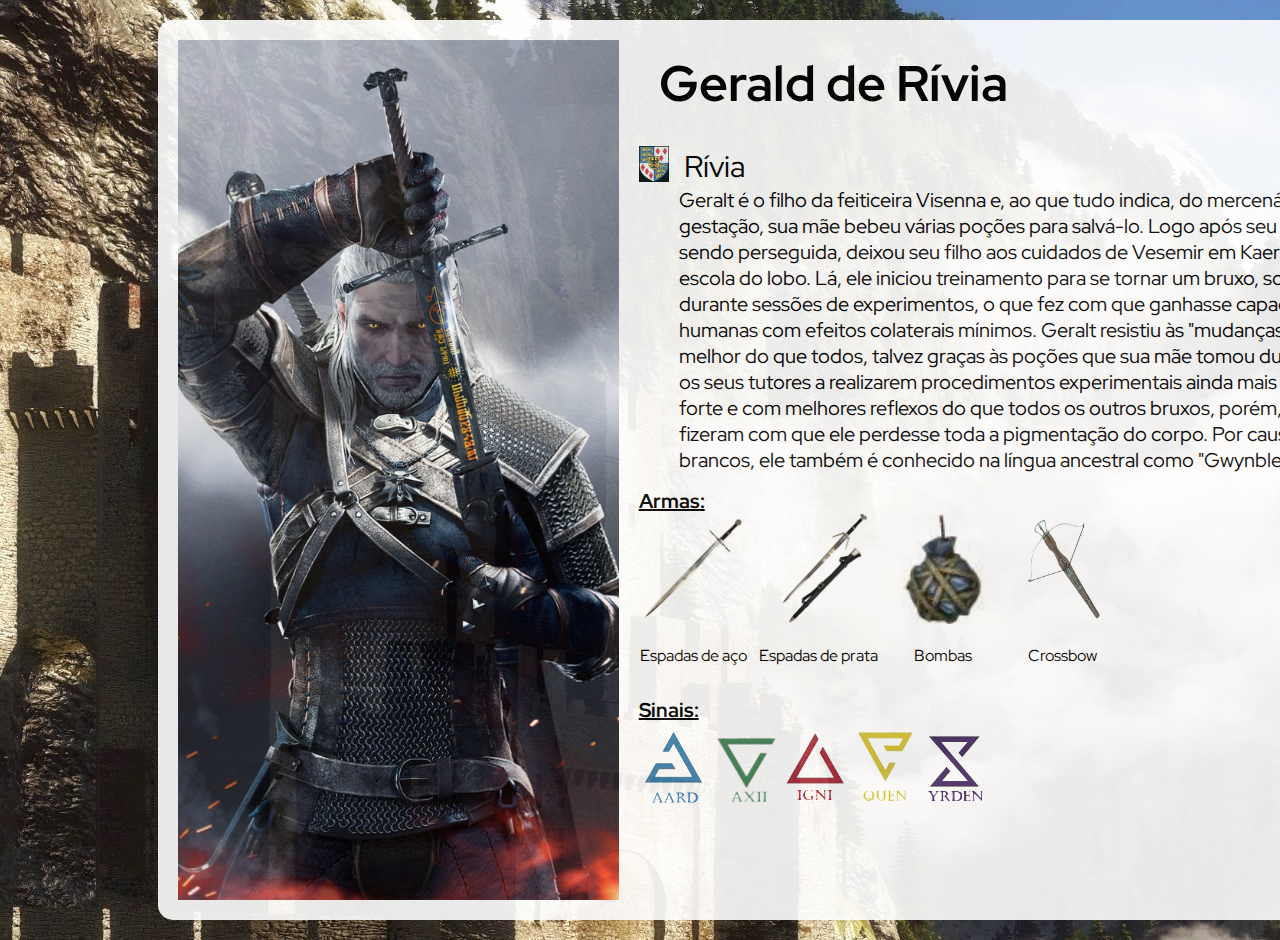
<file: index.html>
<!DOCTYPE html>
<html lang="en">

<head>
    <meta charset="UTF-8">
    <meta http-equiv="X-UA-Compatible" content="IE=edge">
    <meta name="viewport" content="width=device-width, initial-scale=1.0">
    <title>Gerald de Rívia</title>
    <link rel="stylesheet" href="style.css">

</head>

<body>

    <div class="card">
        <div class="img"><img src="images/gerald.png" alt=""></div>

        <div class="desc">
            <div class="title">
                Gerald de Rívia
            </div>
            <div class="nasc_desc">
                <div class="rivia"> <img src="images/rivia.png" alt=""> </div>
                <div class="nasc"> Rívia</div>
            </div>
            <div class="biog">
                Geralt é o filho da feiticeira Visenna e, ao que tudo indica, do mercenário Korin. Devido a problemas na
                gestação,
                sua mãe bebeu várias poções para salvá-lo. Logo após seu nascimento, Visenna, enquanto estava sendo
                perseguida,
                deixou seu filho aos cuidados de Vesemir em Kaer Morhen — reduto dos bruxos da escola do lobo. Lá, ele
                iniciou
                treinamento para se tornar um bruxo, sobrevivendo a inúmeras mutações durante sessões de experimentos, o
                que fez
                com que ganhasse capacidades físicas e mentais sobre-humanas com efeitos colaterais mínimos. Geralt
                resistiu às
                "mudanças" provocadas pelos experimentos melhor do que todos, talvez graças às poções que sua mãe tomou
                durante
                sua gestação, o que encorajou os seus tutores a realizarem procedimentos experimentais ainda mais
                perigosos.
                Isso o tornou mais ágil, forte e com melhores reflexos do que todos os outros bruxos, porém, como efeito
                colateral,
                as mutações fizeram com que ele perdesse toda a pigmentação do corpo. Por causa de sua pele pálida e
                cabelos
                brancos, ele também é conhecido na língua ancestral como "Gwynbleidd", o Lobo Branco.
            </div>

                <div class="sub_title">Armas:</div>

            <div class="armas">
               
                <div><img src="images/espada de aço.jpg" alt="">
                    <p>Espadas de aço</p>
                </div>
                <div><img src="images/espada de prata.jpg" alt="">
                    <p>Espadas de prata</p>
                </div>
                <div><img src="images/bomba.jpg" alt="">
                    <p>Bombas</p>
                </div>
                <div><img src="images/crossbow.png" alt="">
                    <p>Crossbow</p>
                </div>

            </div>

            <div class="sinais">
                <div class="sub_title">Sinais:
                <div class="sinais_img"><img src="images/Aard.png" alt=""><img src="images/axii.png" alt=""><img
                        src="images/igni.png" alt=""><img src="images/quen.png" alt=""><img src="images/yrden.png"
                        alt="">
                </div>
            </div>



        </div>

    </div>

</body>

</html>
</file>
<file: style.css>
@import url('https://fonts.googleapis.com/css2?family=Red+Hat+Display:wght@500&display=swap');



body{
    background-image: url(images/kaer\ morden.jpg);
    font-family: 'Red Hat Display', sans-serif;
}

.card{
    border-radius: 15px;
    background-color: white;
    opacity: 90%;
    display: flex;
    justify-content: center;
    height: 900px;
    width: 1500px;
    margin: 20px;
    margin-left: 150px;
}

.img{
    margin: 20px;
}

.img img{
    height: 860px;
}

.title{
    font-size: 50px;
    padding-left: 20px;
    padding-top: 30px;
    padding-bottom: 30px;
    font-weight: bold;
}

.rivia img{
    width: 30px;
}
.nasc_desc{
    display: flex;
}
.nasc{
    font-size: 30px;
    padding-left: 15px;
}



.biog{
    padding-left: 40px;
    padding-right: 40px;
    font-size: 20px;
}


.sinais_img img:hover{
    width: 90px;
    height: 110px;
}

.sinais_img img{
    width: 70px;
    height: 90px;
}

.armas{
    display: flex;

}

.armas img{
    width: 110px;
    height: 110px;
}

.armas div{
    justify-content: center;
    align-items: flex-end;
    text-align: center;
    padding-right: 10px;
    
}

.sub_title{
    font-size: 20px;
    padding-top: 15px;
    font-weight: bold;
    text-decoration: underline;
}
</file>
